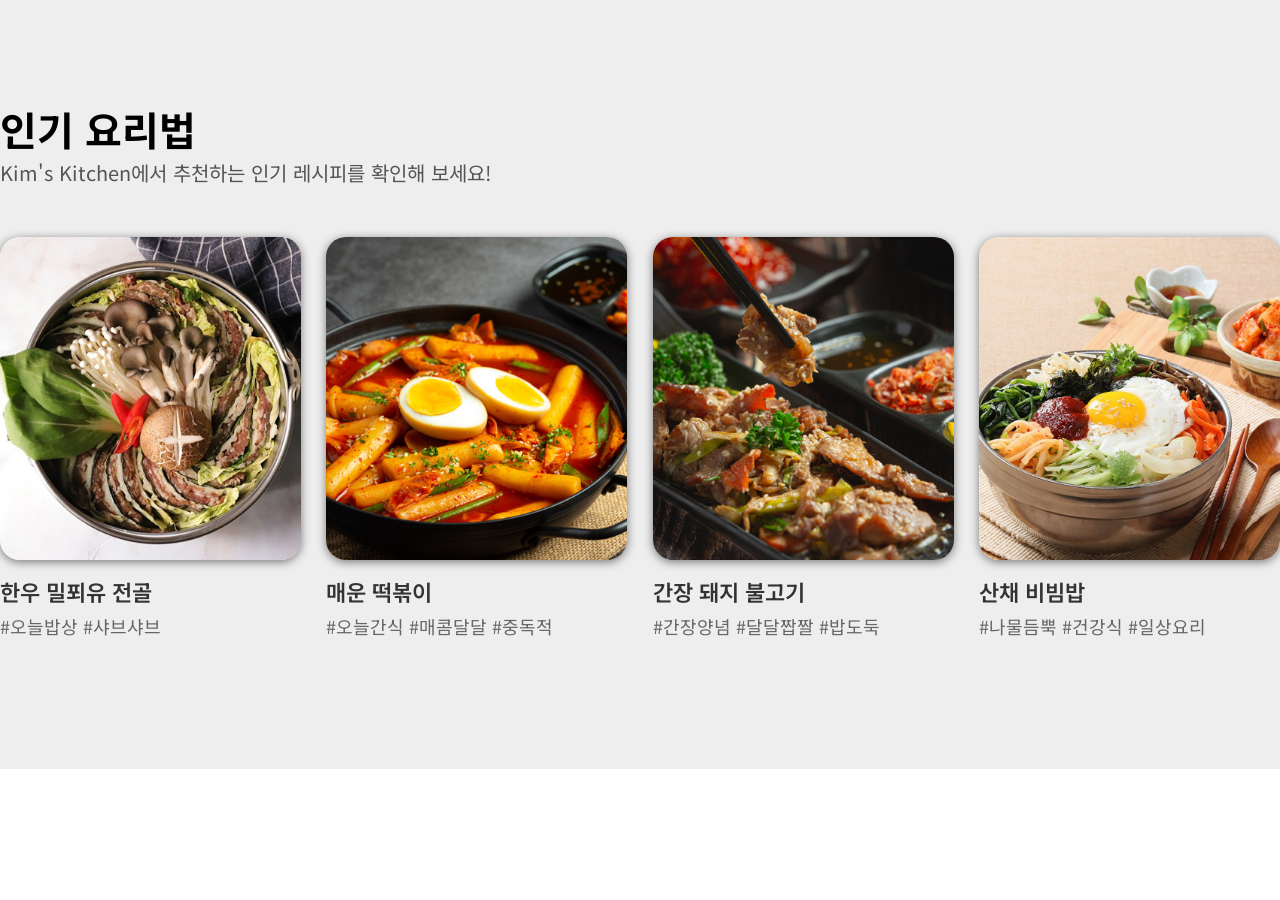
<file: index.html>
<!DOCTYPE html>
<html lang="ko">

<head>
    <meta charset="UTF-8">
    <title>킴스키친 | Kim's Kitchen</title>

    <link href="https://fonts.googleapis.com/css2?family=Noto+Sans+KR:wght@100..900&display=swap" rel="stylesheet">

    <link rel="stylesheet" href="css/01_example_250929.css">
</head>

<body>

    <div class="container">
        <div class="recipe">
            <div class="title">
                <h2>인기 요리법</h2>
                <p>Kim's Kitchen에서 추천하는 인기 레시피를 확인해 보세요!</p>
            </div>

            <div class="content clear">
                <div class="box">
                    <img src="img/example1/shabu_1.jpg" alt="한우 밀푀유 전골 사진">

                    <h3><a href="detail/recipe-detail1.html">한우 밀푀유 전골</a></h3>
                    <p>#오늘밥상 #샤브샤브</p>
                </div>

                <div class="box">
                    <img src="img/example1/tteokbokki_1.jpg" alt="매운 떡볶이">

                    <h3><a href="detail/recipe-detail2.html">매운 떡볶이</a></h3>
                    <p>#오늘간식 #매콤달달 #중독적</p>
                </div>

                <div class="box">
                    <img src="img/example1/bulgogi_1.jpg" alt="간장 돼지 불고기">

                    <h3><a href="detail/recipe-detail3.html">간장 돼지 불고기</a></h3>
                    <p>#간장양념 #달달짭짤 #밥도둑</p>
                </div>

                <div class="box">
                    <img src="img/example1/bibimbap_1.jpg" alt="비빔밥">

                    <h3><a href="detail/recipe-detail4.html">산채 비빔밥</a></h3>
                    <p>#나물듬뿍 #건강식 #일상요리</p>
                </div>

                <!-- !! 추가 !! -->
                <!-- <div class="box">
                    <img src="img/example1/shabu_1.jpg" alt="한우 밀푀유 전골 사진">

                    <h3><a href="#">한우 밀푀유 전골</a></h3>
                    <p>#오늘밥상 #샤브샤브</p>
                </div>

                <div class="box">
                    <img src="img/example1/tteokbokki_1.jpg" alt="매운 떡볶이">

                    <h3><a href="#">매운 떡볶이</a></h3>
                    <p>#오늘간식 #매콤달달 #중독적</p>
                </div>

                <div class="box">
                    <img src="img/example1/bulgogi_1.jpg" alt="간장 돼지 불고기">

                    <h3><a href="#">간장 돼지 불고기</a></h3>
                    <p>#간장양념 #달달짭짤 #밥도둑</p>
                </div>

                <div class="box">
                    <img src="img/example1/bibimbap_1.jpg" alt="비빔밥">

                    <h3><a href="#">산채 비빔밥</a></h3>
                    <p>#나물듬뿍 #건강식 #일상요리</p>
                </div>

                <div class="box">
                    <img src="img/example1/shabu_1.jpg" alt="한우 밀푀유 전골 사진">

                    <h3><a href="#">한우 밀푀유 전골</a></h3>
                    <p>#오늘밥상 #샤브샤브</p>
                </div>

                <div class="box">
                    <img src="img/example1/tteokbokki_1.jpg" alt="매운 떡볶이">

                    <h3><a href="#">매운 떡볶이</a></h3>
                    <p>#오늘간식 #매콤달달 #중독적</p>
                </div>

                <div class="box">
                    <img src="img/example1/bulgogi_1.jpg" alt="간장 돼지 불고기">

                    <h3><a href="#">간장 돼지 불고기</a></h3>
                    <p>#간장양념 #달달짭짤 #밥도둑</p>
                </div>

                <div class="box">
                    <img src="img/example1/bibimbap_1.jpg" alt="비빔밥">

                    <h3><a href="#">산채 비빔밥</a></h3>
                    <p>#나물듬뿍 #건강식 #일상요리</p>
                </div> -->



                <!-- ::after / float 끝!!!! -->
            </div>
        </div>
    </div>
</body>

</html>
</file>
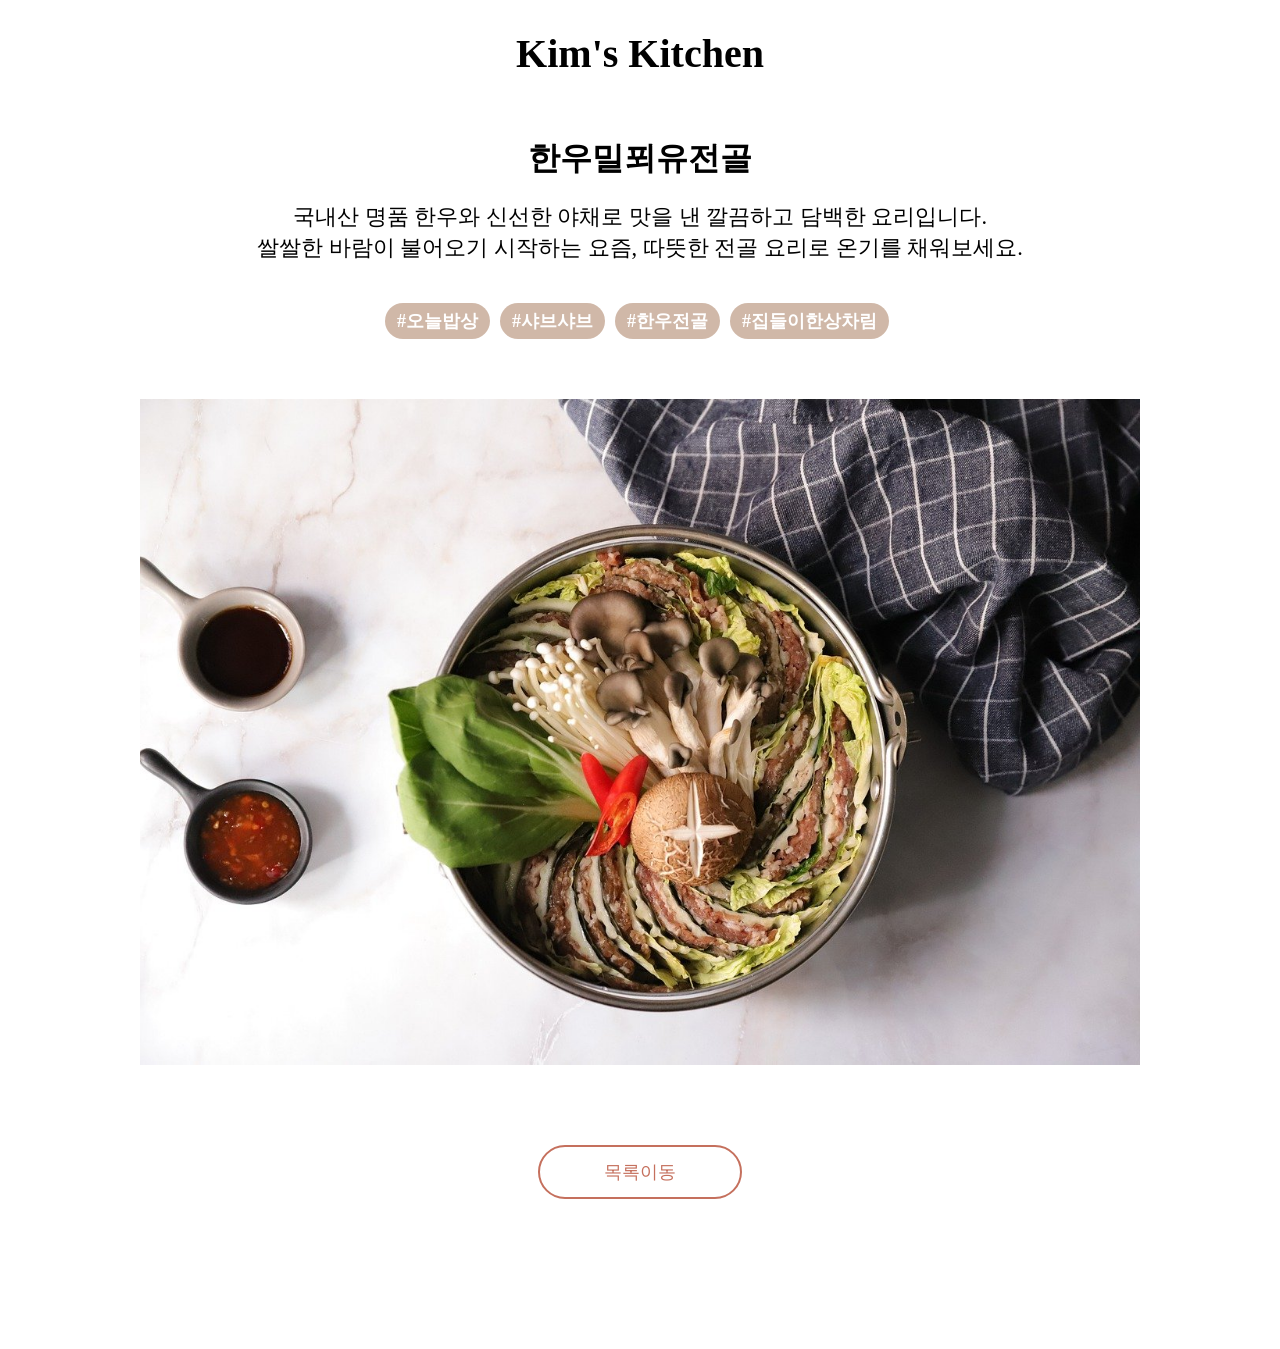
<file: detail/recipe-detail1.html>
<!DOCTYPE html>
<html lang="ko">
<head>
    <meta charset="UTF-8">
    <title>인기 요리법 | 상세 페이지</title>

    <link rel="stylesheet" href="css/recipe-detail.css">
</head>
<body>
    
    <h1 class="logo">Kim's Kitchen</h1>

    <div class="detail-recipe">
        <div class="title">
            <h2>한우밀푀유전골</h2>

            <p class="des">
                국내산 명품 한우와 신선한 야채로 맛을 낸 깔끔하고 담백한 요리입니다.<br>
                쌀쌀한 바람이 불어오기 시작하는 요즘, 따뜻한 전골 요리로 온기를 채워보세요.
            </p>

            <p class="keyword">
                <span>#오늘밥상</span>
                <span>#샤브샤브</span>
                <span>#한우전골</span>
                <span>#집들이한상차림</span>
            </p>
        </div>

        <div class="main-img">
            <img src="../img/example1/shabu_detail.jpg" alt="한우밀푀유전골 상차림">
        </div>

        <div class="button">
            <a href="../index.html" class="back">목록이동</a>
        </div>
    </div>

</body>
</html>
</file>
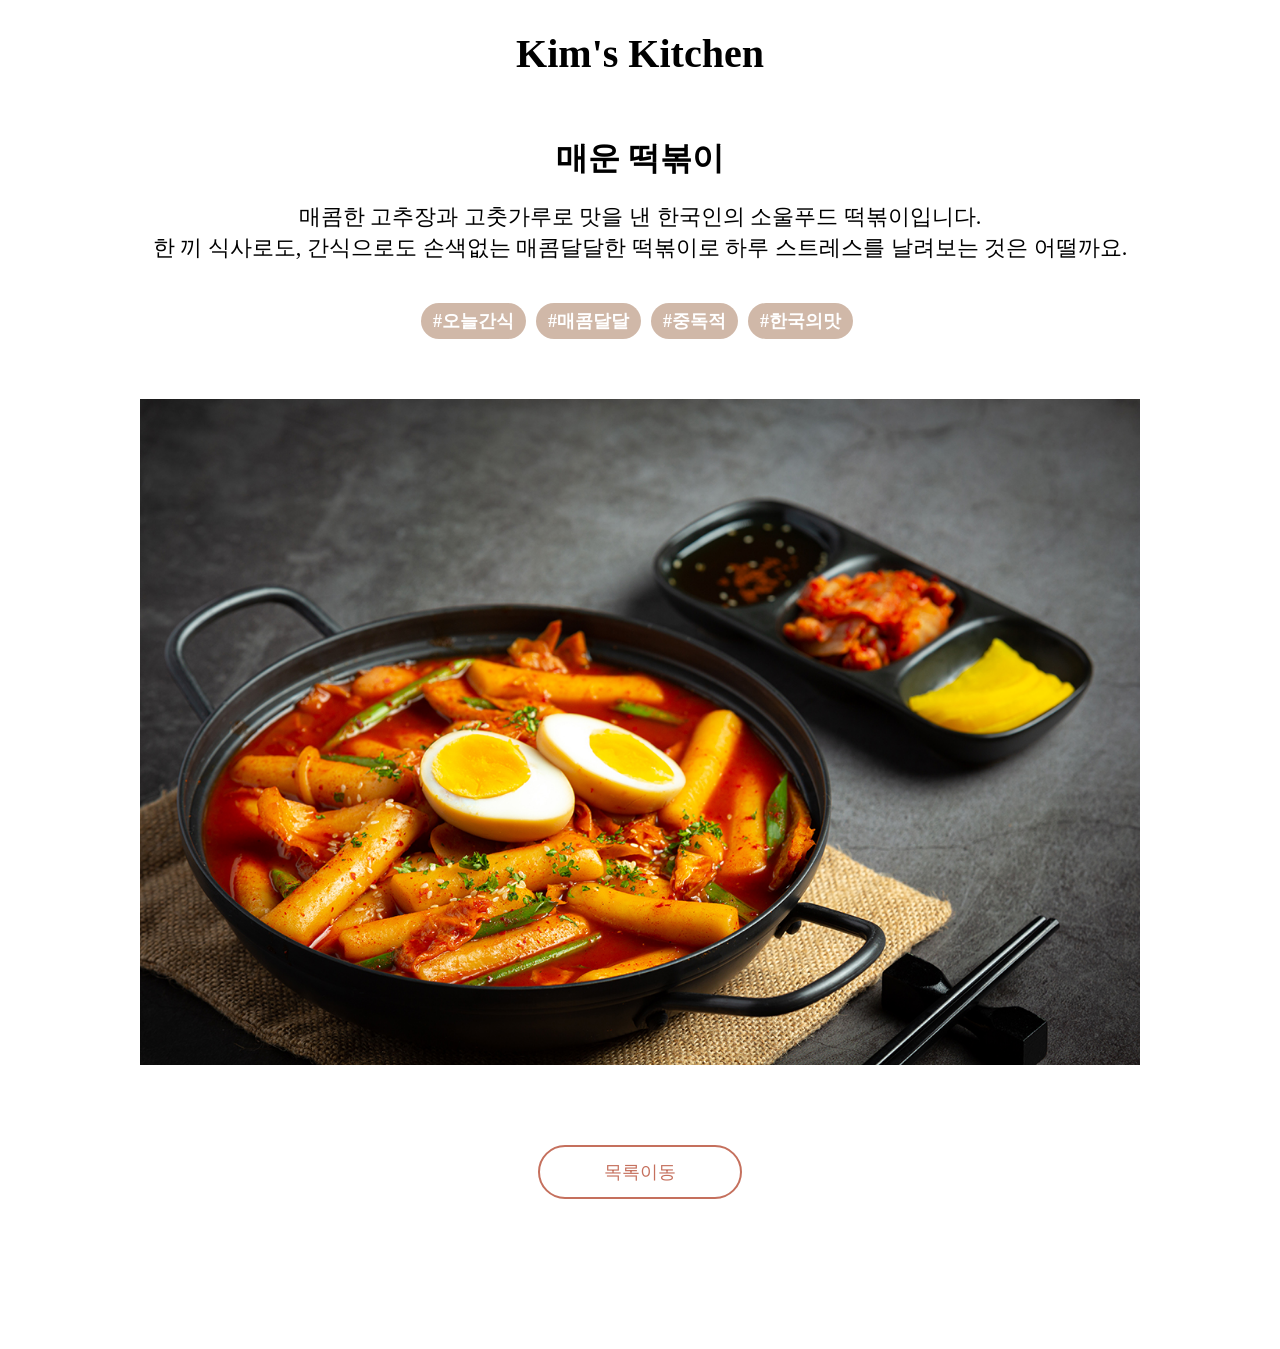
<file: detail/recipe-detail2.html>
<!DOCTYPE html>
<html lang="ko">
<head>
    <meta charset="UTF-8">
    <title>인기 요리법 | 상세 페이지</title>

    <link rel="stylesheet" href="css/recipe-detail.css">
</head>
<body>
    
    <h1 class="logo">Kim's Kitchen</h1>

    <div class="detail-recipe">
        <div class="title">
            <h2>매운 떡볶이</h2>

            <p class="des">
                매콤한 고추장과 고춧가루로 맛을 낸 한국인의 소울푸드 떡볶이입니다.<br>
                한 끼 식사로도, 간식으로도 손색없는 매콤달달한 떡볶이로 하루 스트레스를 날려보는 것은 어떨까요.
            </p>

            <p class="keyword">
                <span>#오늘간식</span>
                <span>#매콤달달</span>
                <span>#중독적</span>
                <span>#한국의맛</span>
            </p>
        </div>

        <div class="main-img">
            <img src="../img/example1/tteokbokko_detail.jpg" alt="매운 떡볶이 상차림">
        </div>

        <div class="button">
            <a href="../index.html" class="back">목록이동</a>
        </div>
    </div>

</body>
</html>
</file>
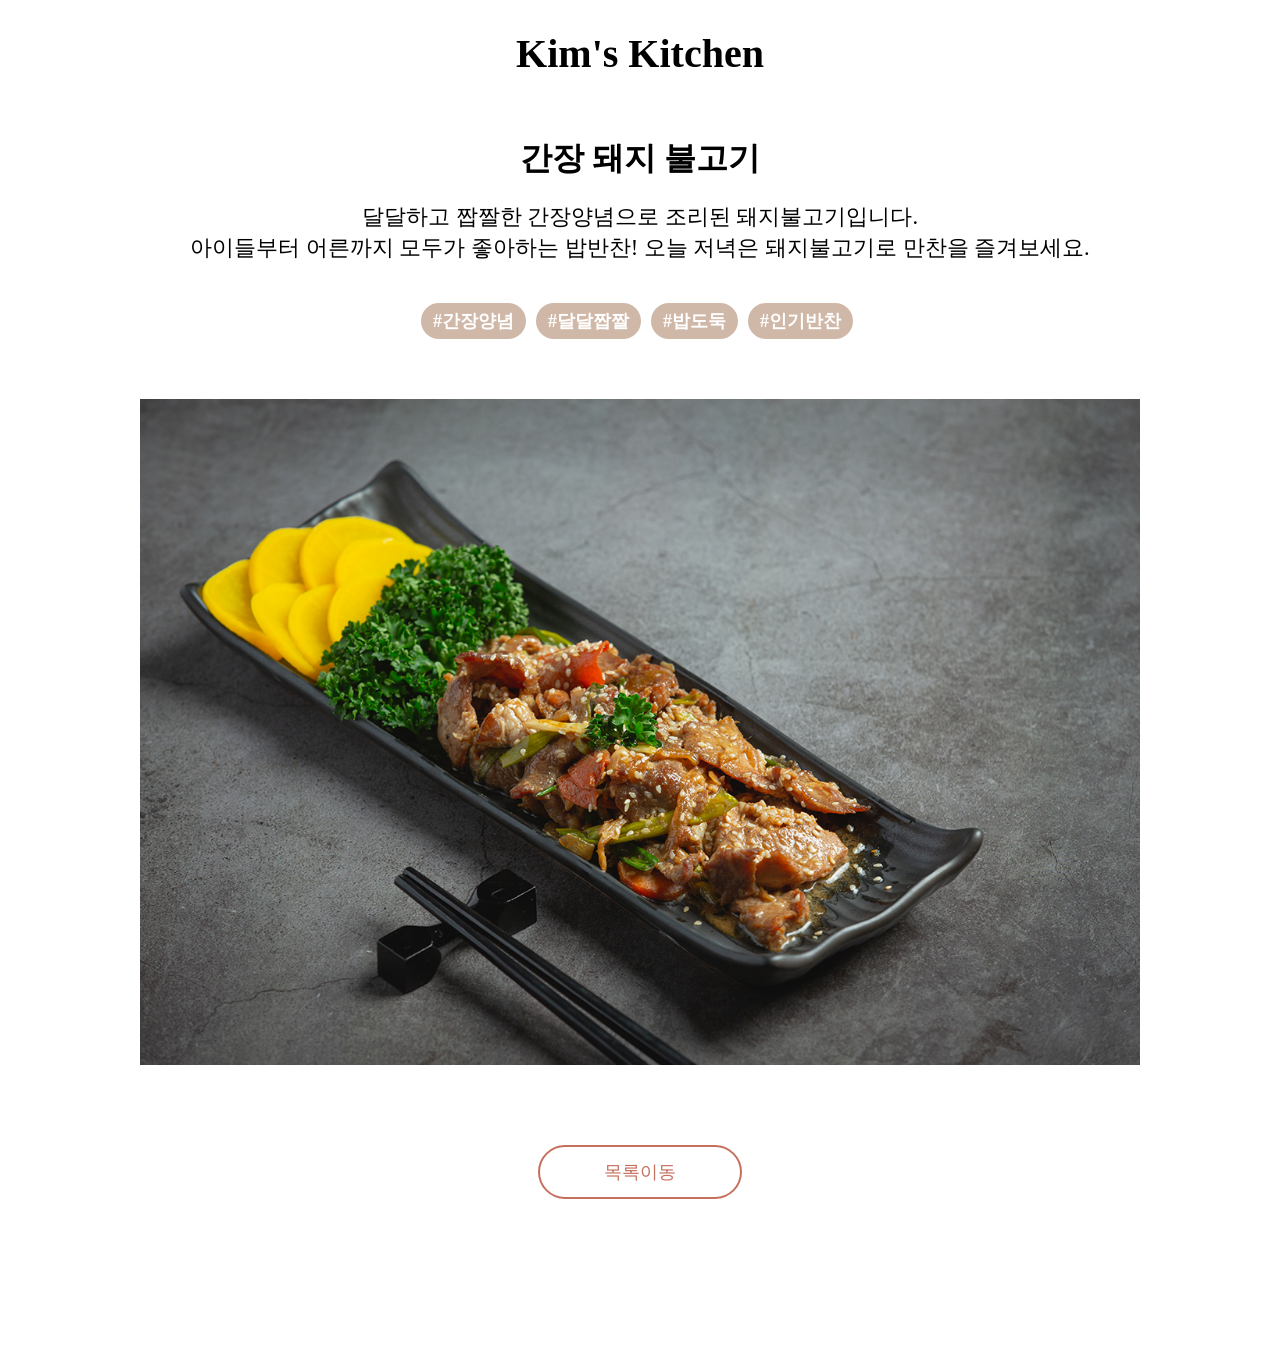
<file: detail/recipe-detail3.html>
<!DOCTYPE html>
<html lang="ko">
<head>
    <meta charset="UTF-8">
    <title>인기 요리법 | 상세 페이지</title>

    <link rel="stylesheet" href="css/recipe-detail.css">
</head>
<body>
    
    <h1 class="logo">Kim's Kitchen</h1>

    <div class="detail-recipe">
        <div class="title">
            <h2>간장 돼지 불고기</h2>

            <p class="des">
                달달하고 짭짤한 간장양념으로 조리된 돼지불고기입니다.<br>
                아이들부터 어른까지 모두가 좋아하는 밥반찬! 오늘 저녁은 돼지불고기로 만찬을 즐겨보세요.
            </p>

            <p class="keyword">
                <span>#간장양념</span>
                <span>#달달짭짤</span>
                <span>#밥도둑</span>
                <span>#인기반찬</span>
            </p>
        </div>

        <div class="main-img">
            <img src="../img/example1/bulgogi_detail.jpg" alt="간장돼지불고기 상차림">
        </div>

        <div class="button">
            <a href="/kims-kitchen/index.html" class="back">목록이동</a>
        </div>
    </div>

</body>
</html>
</file>
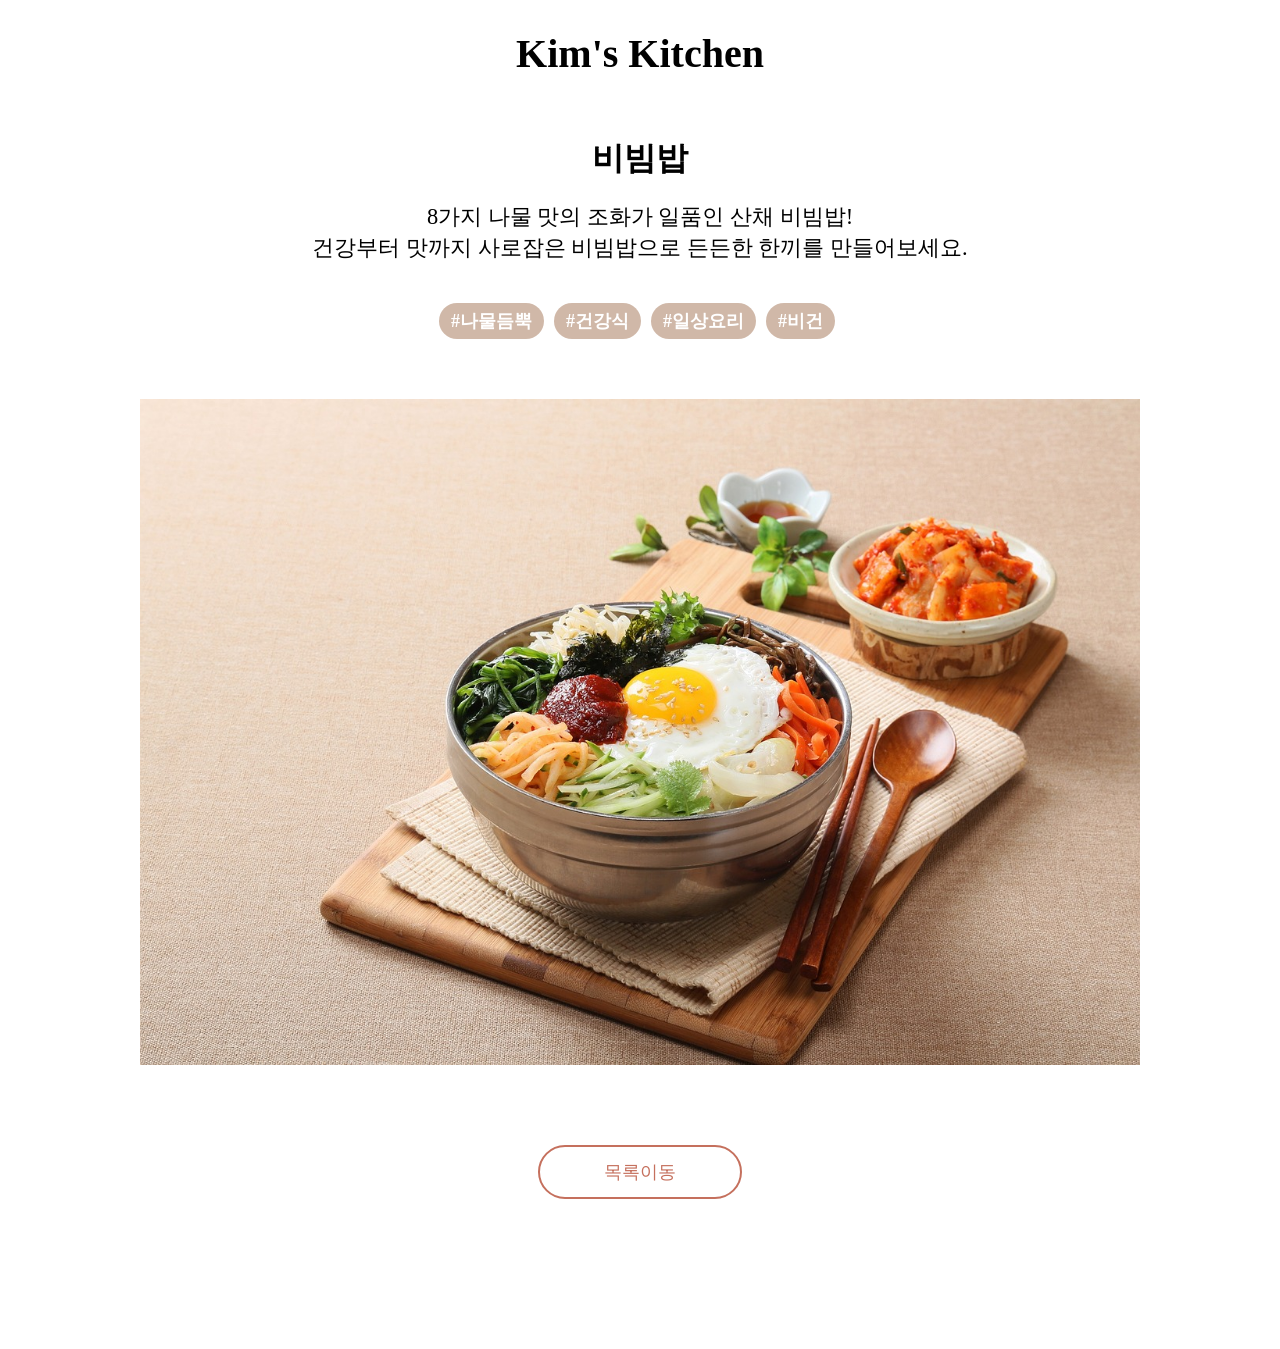
<file: detail/recipe-detail4.html>
<!DOCTYPE html>
<html lang="ko">
<head>
    <meta charset="UTF-8">
    <title>인기 요리법 | 상세 페이지</title>

    <link rel="stylesheet" href="css/recipe-detail.css">
</head>
<body>
    
    <h1 class="logo">Kim's Kitchen</h1>

    <div class="detail-recipe">
        <div class="title">
            <h2>비빔밥</h2>

            <p class="des">
                8가지 나물 맛의 조화가 일품인 산채 비빔밥!<br>
                건강부터 맛까지 사로잡은 비빔밥으로 든든한 한끼를 만들어보세요.
            </p>

            <p class="keyword">
                <span>#나물듬뿍</span>
                <span>#건강식</span>
                <span>#일상요리</span>
                <span>#비건</span>
            </p>
        </div>

        <div class="main-img">
            <img src="../img/example1/bibimbap_detail.jpg" alt="산채비빔밥 상차림">
        </div>

        <div class="button">
            <a href="/kims-kitchen/" class="back">목록이동</a>
        </div>
    </div>

</body>
</html>
</file>
<file: css/01_example_250929.css>
@charset "utf-8";

/*** reset.css ***************************************************************************/

* {
    margin: 0;
    padding: 0;
}
ul, ol, li {
    list-style: none;
}
h1, h2, h3, h4, h5, h6 {
    font-size: 100%;
    font-weight: normal; /* = 400 */
}
a {
    text-decoration: none;
}

/*** common.css (공통으로 사용할 디자인)***************************************************************************/
/* float 해제를 위한 클래스 */
.clear::after {
    content: "";
    display: block;
    clear: both;
}

body {
    font-family: "Noto Sans KR", sans-serif;
    font-weight: 400;
}

.container {
    background-color: #eee;
    padding: 100px 0;
}

.recipe {
    width: 1280px;
    margin: 0 auto;

    /* outline: 2px solid red; */
}

.recipe .title {
    /* background-color: yellow; */
    margin-bottom: 50px;
}
.recipe .title h2 {
    font-size: 40px;
    font-weight: 700;
}
.recipe .title p {
    font-size: 20px;
    color: #555;
}


.recipe .content {
    /* background-color: greenyellow; */
}

/* 
float된 요소에 width값이 설정되지 않았을 경우,
내용만큼의 너비(width)를 갖는다!
*/
.recipe .content .box {
    /* outline: 2px solid blue; */

    float: left;

    /* 1) 전체 공간의 1/4을 너비로 사용 */
    /* width: 25%;
    padding: 0 20px;
    box-sizing: border-box; */

    /* 2) 여백을 제외한 너비설정 */
    width: 23.5%;
    /* margin-left: 2%; */
    margin-bottom: 30px;
}

/* 형제요소 선택자(~) : 첫번째 요소 제외하고 모든 형제요소 선택! */
.recipe .content .box ~ .box {
    margin-left: 2%;
}
.recipe .content .box:nth-child(4n+1) {
    margin-left: 0;
}

/* .recipe .content .box:first-child {
    margin-left: 0;
} */

.recipe .content .box img {
    width: 100%;
    border-radius: 20px;
    box-shadow: 0 2px 10px rgba(0,0,0,0.5);
    margin-bottom: 10px;
}
.recipe .content .box h3 {
    font-size: 22px;
    font-weight: 600;
    margin-bottom: 6px;
}
.recipe .content .box h3 a {
    color: #333;
}
.recipe .content .box h3 a:hover {
    text-decoration: underline;
    color: tomato;
}
.recipe .content .box p {
    font-size: 18px;
    color: #666;
}
</file>
<file: detail/css/recipe-detail.css>
@charset "utf-8";

/* reset-detail.css */

* {
    margin: 0;
    padding: 0;
}
a {
    text-decoration: none;
    color: inherit;
}
h1, h2, h3, h4, h5, h6 {
    font-size: 100%;
}

h1.logo {
    font-size: 40px;
    padding: 30px 0;
    text-align: center;
    margin-bottom: 30px;
}

div.detail-recipe {
    margin-bottom: 150px;
}
div.detail-recipe .title {
    text-align: center;
    margin-bottom: 60px;

    /* background-color: yellow; */
}
div.detail-recipe .title h2 {
    font-size: 2rem;
    margin-bottom: 20px;
}
div.detail-recipe .title .des {
    font-size: 1.4rem;
    margin-bottom: 40px;
}
div.detail-recipe .title .keyword {}
div.detail-recipe .title .keyword span {
    display: inline-block;
    font-size: 18px;
    background-color: #d0b8a8;
    color: #fff;
    padding: 6px 12px;
    margin-right: 6px;
    font-weight: 600;
    border-radius: 30px;
}

div.detail-recipe .main-img {
    width: 100%;
    max-width: 1000px;
    margin: 0 auto 80px;

    /* outline: 2px solid red; */
}
div.detail-recipe .main-img img {
    width: 100%;
    display: block; /* img가 inline 요소이기 때문에 block 처리를 해준다. */
}

div.detail-recipe .button {
    border: 2px solid #c5705d;
    font-size: 18px;

    width: 200px;
    height: 50px;
    line-height: 50px;
    text-align: center;
    color: #c5705d;
    border-radius: 50px;
    margin: 0 auto;
    overflow: hidden;
    color: #c5705d;
}
div.detail-recipe .button a.back {
    display: block;
    
    /* background-color: yellow; */
} /* a태그는 inline 요소이다. */
div.detail-recipe .button:hover {
    background-color: #c5705d;
    color: #fff;
}
</file>
